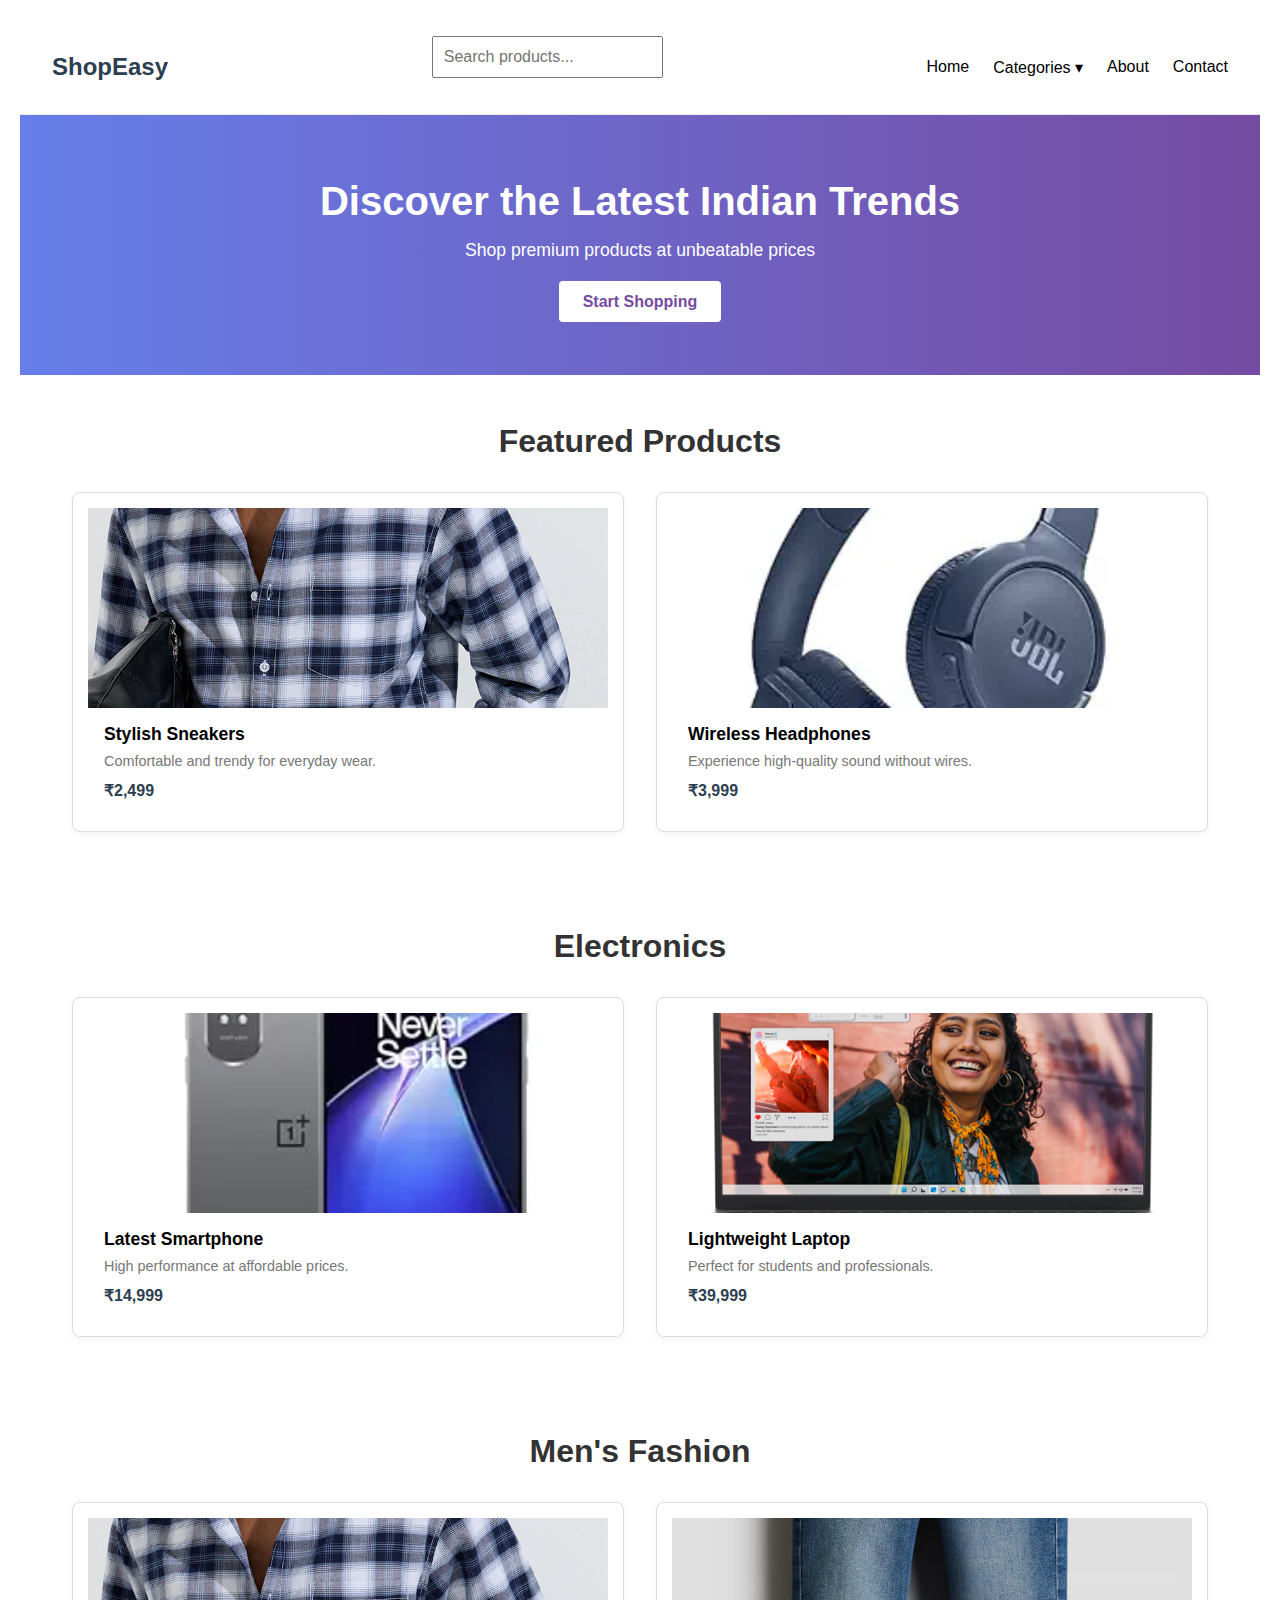
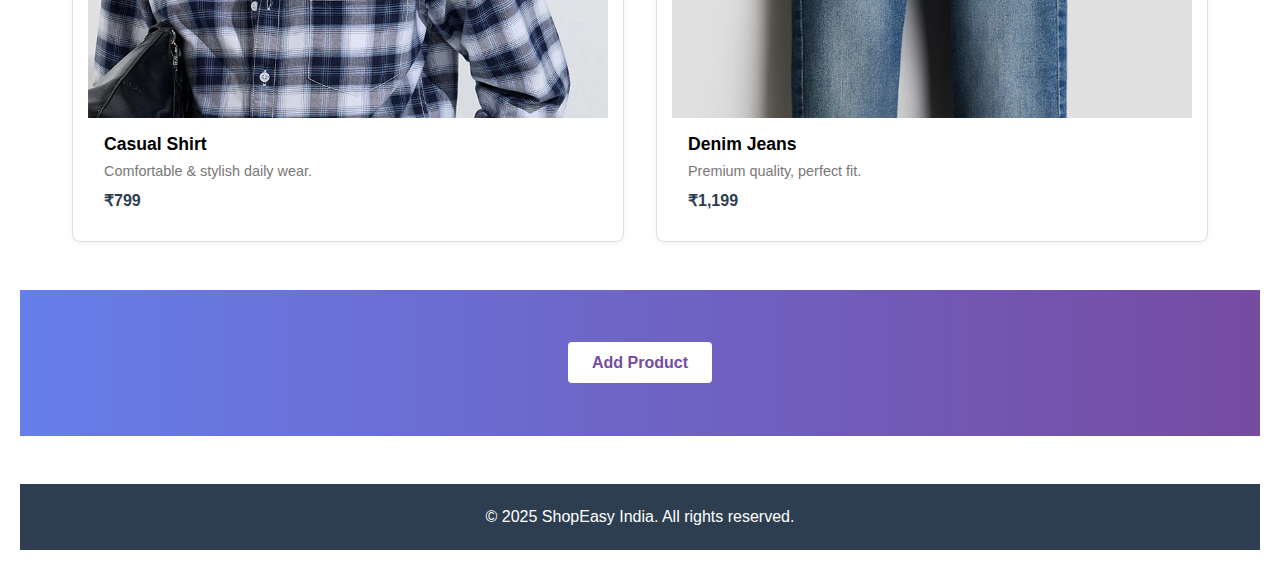
<file: MyPortfolio/index.html>
<!DOCTYPE html>
<html lang="en">
<head>
  <meta charset="UTF-8" />
  <meta name="viewport" content="width=device-width, initial-scale=1" />
  <title>ShopEasy India</title>
  <link href="https://fonts.googleapis.com/css2?family=Inter:wght@400;600&display=swap" rel="stylesheet" />
  <link rel="stylesheet" href="style.css">
  <style>
   
    /* Default (Light) Theme */
    :root {
      --bg-color: #ffffff;
      --text-color: #000000;
    }

    body {
      background-color: var(--bg-color);
      color: var(--text-color);
      font-family: Arial, sans-serif;
      transition: background-color 0.3s, color 0.3s;
      padding: 20px;
    }

    /* Hidden checkbox */
    #dark-toggle {
      display: none;
    }

    /* Button styled label */
    .toggle-button {
      display: inline-block;
      padding: 10px 20px;
      background-color: #000;
      color: #fff;
      border-radius: 5px;
      cursor: pointer;
      user-select: none;
      transition: background-color 0.3s, color 0.3s;
    }

    /* Dark Mode Variables when checked */
    #dark-toggle:checked ~ * {
      --bg-color: #121212;
      --text-color: #ffffff;
    }

    /* Optional: Change button color in dark mode */
    #dark-toggle:checked + label.toggle-button {
      background-color: #fff;
      color: #000;
    }

    .product-card {
      border: 1px solid #ccc;
      padding: 10px;
      margin: 10px;
      width: 200px;
      display: inline-block;
      text-align: center;
    }
    .product-card img {
      width: 100%;
      height: 150px;
      object-fit: cover;
    }

  </style>
</head>
<body>
  
  <div id="product-list"></div>

  <script>
    const container = document.getElementById("product-list");
    const products = JSON.parse(localStorage.getItem("products") || "[]");

    if (products.length === 0) {
      container.innerHTML = "";
    } else {
      products.forEach(product => {
        const card = document.createElement("div");
        card.className = "product-card";

        card.innerHTML = `
          <img src="${product.image}" alt="${product.name}">
          <h3>${product.name}</h3>
          <p>Price: $${parseFloat(product.price).toFixed(2)}</p>
        `;

        container.appendChild(card);
      });
    }
  </script>

  <header>
    <div class="logo">ShopEasy</div>
    <form class="searchform" id="searchForm">
        <input type="text" id="searchInput" placeholder="Search products..." />
    </form>
    <input type="checkbox" id="nav-checkbox" hidden>
    <label for="nav-checkbox" class="nav-toggle">
      <span></span>
      <span></span>
      <span></span>
    </label>

    <nav class="nav-links">
      <a href="#">Home</a>
       
      <div>
        <a href="#">Categories ▾</a>
        <div class="dropdown-content">
          <a href="#">Men's Fashion</a>
          <a href="#">Women's Fashion</a>
          <a href="#">Electronics</a>
          <a href="#">Home & Kitchen</a>
          <a href="#">Beauty</a>
          <a href="#">Gadgets</a>
        </div>
      </div>
      <a href="#">About</a>
      <a href="#">Contact</a>
    </nav>
  </header>

  <section class="hero">
    <h1>Discover the Latest Indian Trends</h1>
    <p>Shop premium products at unbeatable prices</p>
    <a href="#">Start Shopping</a>
  </section>

  <!-- Featured Products -->
  <section class="section">
    <h2>Featured Products</h2>
    <div class="product-grid">
      <div class="product">
        <img class = "imge"src="shirt 1.webp" alt="Sneakers">
        <div class="product-content">
          <h3>Stylish Sneakers</h3>
          <p>Comfortable and trendy for everyday wear.</p>
          <span class="price">₹2,499</span>
        </div>
      </div>
      <div class="product">
        <img class = "imge" src="headphones 1.webp" alt="Headphones">
        <div class="product-content">
          <h3>Wireless Headphones</h3>
          <p>Experience high-quality sound without wires.</p>
          <span class="price">₹3,999</span>
        </div>
      </div>
    </div>
  </section>

  <!-- Electronics -->
  <section class="section">
    <h2>Electronics</h2>
    <div class="product-grid">
      <div class="product">
        <img class = "imge" src="smartphone 1.webp" alt="Phone">
        <div class="product-content">
          <h3>Latest Smartphone</h3>
          <p>High performance at affordable prices.</p>
          <span class="price">₹14,999</span>
        </div>
      </div>
      <div class="product">
        <img class = "imge" src="laptop 1.avif" alt="Laptop">
        <div class="product-content">
          <h3>Lightweight Laptop</h3>
          <p>Perfect for students and professionals.</p>
          <span class="price">₹39,999</span>
        </div>
      </div>
    </div>
  </section>

  <!-- Fashion -->
  <section class="section">
    <h2>Men's Fashion</h2>
    <div class="product-grid">
      <div class="product">
        <img class = "imge" src="shirt 1.webp" alt="Shirt">
        <div class="product-content">
          <h3>Casual Shirt</h3>
          <p>Comfortable & stylish daily wear.</p>
          <span class="price">₹799</span>
        </div>
      </div>
      <div class="product">
        <img class = "imge" src="jeans 1.avif" alt="Jeans">
        <div class="product-content">
          <h3>Denim Jeans</h3>
          <p>Premium quality, perfect fit.</p>
          <span class="price">₹1,199</span>
        </div>
      </div>
    </div>
  </section>

  <section class="hero">
   <a href="add-product.html">Add Product</a>
  </section>

  <footer>
    &copy; 2025 ShopEasy India. All rights reserved.
  </footer>
 </label>
 </div> 
</body>
</html>
</file>
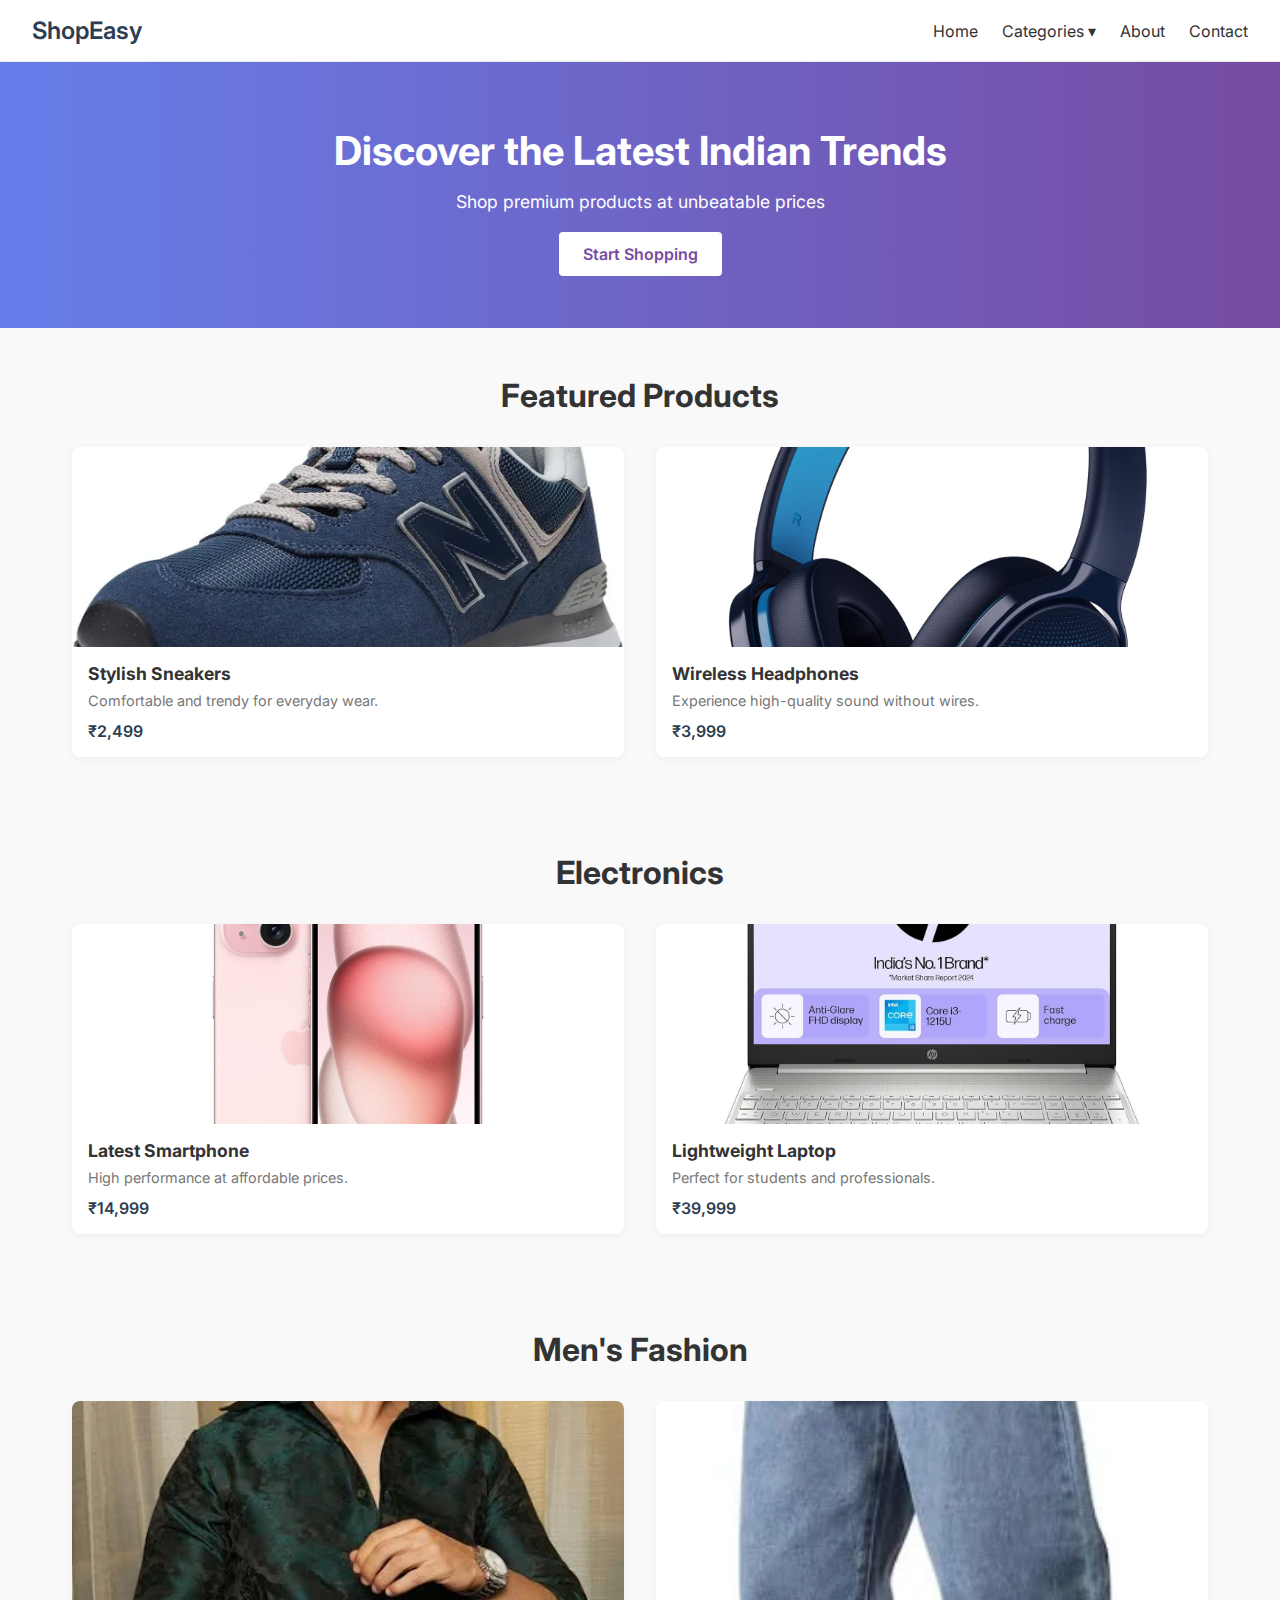
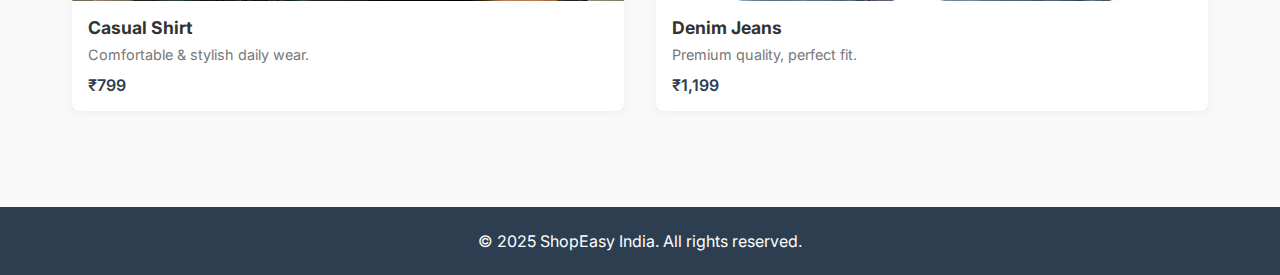
<file: EcommerceProject/main.html>
<!DOCTYPE html>
<html lang="en">
<head>
  <meta charset="UTF-8" />
  <meta name="viewport" content="width=device-width, initial-scale=1" />
  <title>ShopEasy India</title>
  <link href="https://fonts.googleapis.com/css2?family=Inter:wght@400;600&display=swap" rel="stylesheet" />
  <style>
    * {
      margin: 0;
      padding: 0;
      box-sizing: border-box;
    }

    body {
      font-family: 'Inter', sans-serif;
      background-color: #f9f9f9;
      color: #333;
    }

    a {
      text-decoration: none;
      color: inherit;
    }

    .imge {
      max-width: 100%;
      display: block;
      margin: auto;
      height: 200px;
    }

    /* Header */
    header {
      background: #fff;
      padding: 1rem 2rem;
      display: flex;
      justify-content: space-between;
      align-items: center;
      border-bottom: 1px solid #eaeaea;
      position: sticky;
      top: 0;
      z-index: 1000;
    }

    .logo {
      font-size: 1.5rem;
      font-weight: 600;
      color: #2c3e50;
    }

    nav {
      display: flex;
      align-items: center;
      gap: 1.5rem;
    }

    .nav-links {
      display: flex;
      gap: 1.5rem;
      position: relative;
    }

    .nav-links > div {
      position: relative;
    }

    .dropdown-content {
      display: none;
      position: absolute;
      background: white;
      box-shadow: 0 4px 8px rgba(0,0,0,0.1);
      top: 2rem;
      min-width: 180px;
      flex-direction: column;
      padding: 0.5rem 0;
      z-index: 10;
    }

    .dropdown-content a {
      padding: 0.75rem 1rem;
      color: #333;
      white-space: nowrap;
    }

    .dropdown-content a:hover {
      background-color: #f0f0f0;
    }

    .nav-links > div:hover .dropdown-content {
      display: flex;
    }

    .nav-toggle {
      display: none;
      flex-direction: column;
      cursor: pointer;
    }

    .nav-toggle span {
      height: 2px;
      width: 25px;
      background: #333;
      margin-bottom: 5px;
    }

    #nav-checkbox {
      display: none;
    }

    /* Hero Section */
    .hero {
      background: linear-gradient(to right, #667eea, #764ba2);
      color: white;
      text-align: center;
      padding: 4rem 2rem;
    }

    .hero h1 {
      font-size: 2.5rem;
      margin-bottom: 1rem;
    }

    .hero p {
      font-size: 1.1rem;
      margin-bottom: 2rem;
    }

    .hero a {
      background: white;
      color: #764ba2;
      padding: 0.75rem 1.5rem;
      border-radius: 4px;
      font-weight: 600;
    }

    /* Products Section */
    .section {
      padding: 3rem 2rem;
      max-width: 1200px;
      margin: auto;
    }

    .section h2 {
      text-align: center;
      font-size: 2rem;
      margin-bottom: 2rem;
      color: #333;
    }

    .product-grid {
      display: grid;
      grid-template-columns: repeat(auto-fit, minmax(250px, 1fr));
      gap: 2rem;
    }

    .product {
      background: white;
      border-radius: 8px;
      box-shadow: 0 2px 8px rgba(0,0,0,0.05);
      overflow: hidden;
      transition: transform 0.2s;
    }

    .product:hover {
      transform: translateY(-5px);
    }

    .product img {
      width: 100%;
      height: 200px;
      object-fit: cover;
    }

    .product-content {
      padding: 1rem;
    }

    .product h3 {
      font-size: 1.1rem;
      margin-bottom: 0.5rem;
    }

    .product p {
      font-size: 0.9rem;
      color: #777;
      margin-bottom: 0.75rem;
    }

    .price {
      font-weight: 600;
      color: #2c3e50;
    }

    footer {
      background: #2c3e50;
      color: white;
      text-align: center;
      padding: 1.5rem 2rem;
      margin-top: 3rem;
    }

    @media (max-width: 768px) {
      .nav-links {
        position: absolute;
        top: 70px;
        right: 0;
        background: white;
        flex-direction: column;
        width: 200px;
        display: none;
        padding: 1rem;
        box-shadow: 0 2px 8px rgba(0,0,0,0.1);
      }

      .nav-links.active {
        display: flex;
      }

      .nav-toggle {
        display: flex;
      }
    }

    /* Mobile nav interaction */
    #nav-checkbox:checked + .nav-toggle + .nav-links {
      display: flex;
    }
  </style>
</head>
<body>

  <header>
    <div class="logo">ShopEasy</div>

    <input type="checkbox" id="nav-checkbox" hidden>
    <label for="nav-checkbox" class="nav-toggle">
      <span></span>
      <span></span>
      <span></span>
    </label>

    <nav class="nav-links">
      <a href="#">Home</a>
      <div>
        <a href="#">Categories ▾</a>
        <div class="dropdown-content">
          <a href="#">Men's Fashion</a>
          <a href="#">Women's Fashion</a>
          <a href="#">Electronics</a>
          <a href="#">Home & Kitchen</a>
          <a href="#">Beauty</a>
          <a href="#">Gadgets</a>
        </div>
      </div>
      <a href="#">About</a>
      <a href="#">Contact</a>
    </nav>
  </header>

  <section class="hero">
    <h1>Discover the Latest Indian Trends</h1>
    <p>Shop premium products at unbeatable prices</p>
    <a href="#">Start Shopping</a>
  </section>

  <!-- Featured Products -->
  <section class="section">
    <h2>Featured Products</h2>
    <div class="product-grid">
      <div class="product">
        <img class = "imge"src="shopping 1.webp" alt="Sneakers">
        <div class="product-content">
          <h3>Stylish Sneakers</h3>
          <p>Comfortable and trendy for everyday wear.</p>
          <span class="price">₹2,499</span>
        </div>
      </div>
      <div class="product">
        <img class = "imge" src="61GrtFhbGSL._SL1500_ 2.jpg" alt="Headphones">
        <div class="product-content">
          <h3>Wireless Headphones</h3>
          <p>Experience high-quality sound without wires.</p>
          <span class="price">₹3,999</span>
        </div>
      </div>
    </div>
  </section>

  <!-- Electronics -->
  <section class="section">
    <h2>Electronics</h2>
    <div class="product-grid">
      <div class="product">
        <img class = "imge" src="71v2jVh6nIL._SL1500_ 3.jpg" alt="Phone">
        <div class="product-content">
          <h3>Latest Smartphone</h3>
          <p>High performance at affordable prices.</p>
          <span class="price">₹14,999</span>
        </div>
      </div>
      <div class="product">
        <img class = "imge" src="71+gQ9gOTuL._SL1500_ 4.jpg" alt="Laptop">
        <div class="product-content">
          <h3>Lightweight Laptop</h3>
          <p>Perfect for students and professionals.</p>
          <span class="price">₹39,999</span>
        </div>
      </div>
    </div>
  </section>

  <!-- Fashion -->
  <section class="section">
    <h2>Men's Fashion</h2>
    <div class="product-grid">
      <div class="product">
        <img class = "imge" src="shopping 5.webp" alt="Shirt">
        <div class="product-content">
          <h3>Casual Shirt</h3>
          <p>Comfortable & stylish daily wear.</p>
          <span class="price">₹799</span>
        </div>
      </div>
      <div class="product">
        <img class = "imge" src="shopping 6.webp" alt="Jeans">
        <div class="product-content">
          <h3>Denim Jeans</h3>
          <p>Premium quality, perfect fit.</p>
          <span class="price">₹1,199</span>
        </div>
      </div>
    </div>
  </section>

  <footer>
    &copy; 2025 ShopEasy India. All rights reserved.
  </footer>

</body>
</html>
</file>
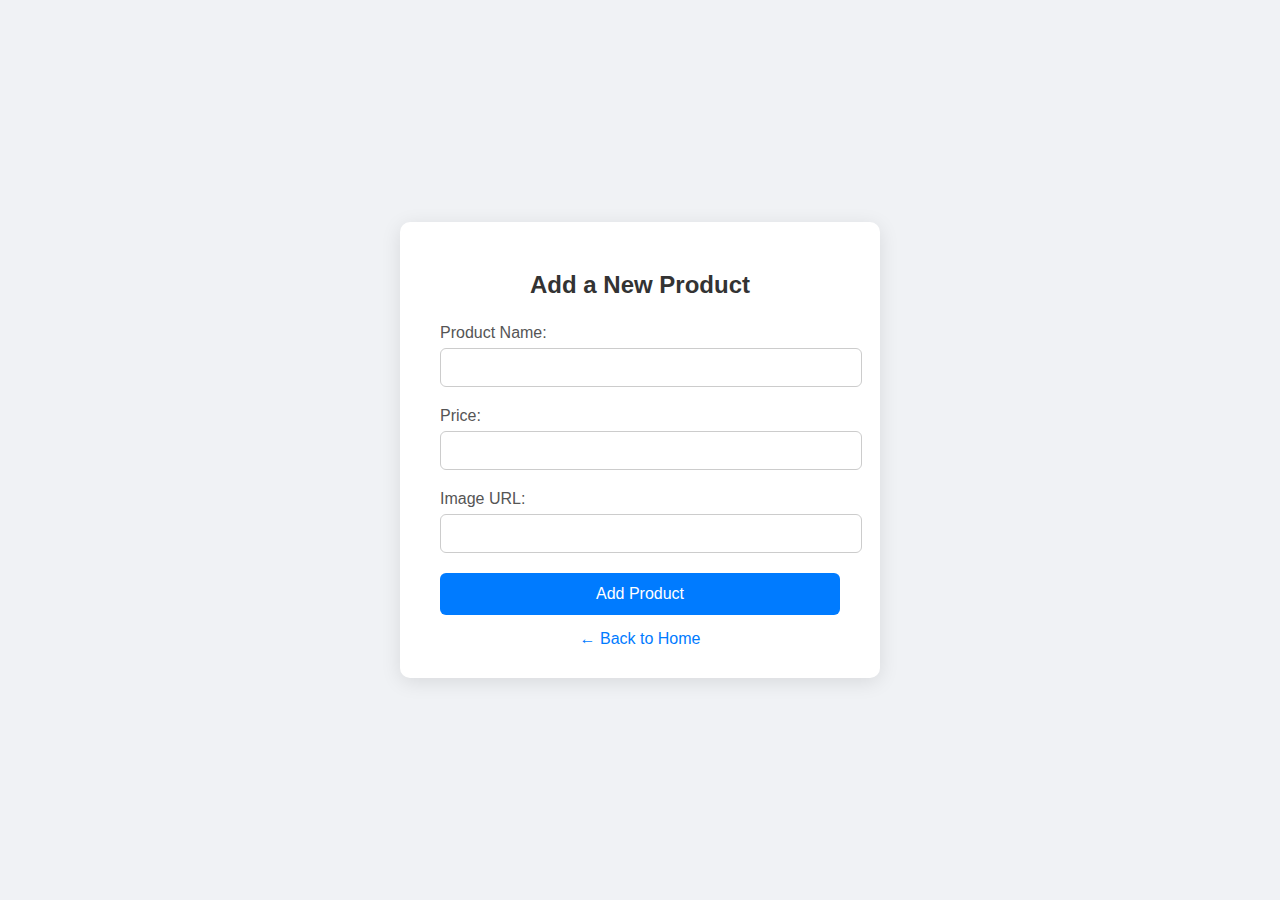
<file: MyPortfolio/add-product.html>
<!DOCTYPE html>
<html lang="en">
<head>
  <meta charset="UTF-8">
  <title>Add Product</title>
  <style>
    body {
      font-family: 'Segoe UI', Tahoma, Geneva, Verdana, sans-serif;
      background-color: #f0f2f5;
      display: flex;
      justify-content: center;
      align-items: center;
      height: 100vh;
      margin: 0;
    }

    .form-container {
      background-color: #fff;
      padding: 30px 40px;
      border-radius: 10px;
      box-shadow: 0 4px 20px rgba(0, 0, 0, 0.1);
      max-width: 400px;
      width: 100%;
    }

    .form-container h2 {
      text-align: center;
      margin-bottom: 25px;
      color: #333;
    }

    .form-group {
      margin-bottom: 20px;
    }

    .form-group label {
      display: block;
      font-weight: 500;
      margin-bottom: 6px;
      color: #555;
    }

    .form-group input {
      width: 100%;
      padding: 10px;
      border: 1px solid #ccc;
      border-radius: 6px;
      font-size: 15px;
      transition: border-color 0.3s;
    }

    .form-group input:focus {
      outline: none;
      border-color: #007bff;
    }

    button {
      width: 100%;
      padding: 12px;
      background-color: #007bff;
      color: white;
      border: none;
      border-radius: 6px;
      font-size: 16px;
      cursor: pointer;
      transition: background-color 0.3s ease;
    }

    button:hover {
      background-color: #0056b3;
    }

    .back-link {
      display: block;
      margin-top: 15px;
      text-align: center;
      text-decoration: none;
      color: #007bff;
    }

    .back-link:hover {
      text-decoration: underline;
    }
  </style>
</head>
<body>

  <div class="form-container">
    <h2>Add a New Product</h2>
    <form id="product-form">
      <div class="form-group">
        <label for="name">Product Name:</label>
        <input type="text" id="name" required>
      </div>

      <div class="form-group">
        <label for="price">Price:</label>
        <input type="number" id="price" required>
      </div>

      <div class="form-group">
        <label for="image">Image URL:</label>
        <input type="text" id="image" required>
      </div>

      <button type="submit">Add Product</button>
    </form>

    <a href="index.html" class="back-link">← Back to Home</a>
  </div>

  <script>
    document.getElementById("product-form").addEventListener("submit", function(event) {
      event.preventDefault();

      const name = document.getElementById("name").value;
      const price = document.getElementById("price").value;
      const image = document.getElementById("image").value;

      const products = JSON.parse(localStorage.getItem("products") || "[]");
      products.push({ name, price, image });

      localStorage.setItem("products", JSON.stringify(products));

      window.location.href = "index.html";
    });
  </script>
</body>
</html>
</file>
<file: MyPortfolio/style.css>
* {
        margin: 0;
        padding: 0;
        box-sizing: border-box;
        }

        :root {
        --bg-color: #ffffff;
        --text-color: #000000;
        }

        .toggle-switch {
        position: fixed;
        top: 20px;
        right: 20px;
        }

        .toggle-switch input[type="checkbox"] {
        display: none;
        }

        .toggle-label {
        cursor: pointer;
        padding: 10px 20px;
        background-color: #ddd;
        border-radius: 20px;
        user-select: none;
        font-weight: bold;
        }

        /* Dark Mode Styles */
        #dark-mode-toggle:checked ~ body {
        --bg-color: #121212;
        --text-color: #ffffff;
        }

        /* Optional: Toggle Label Styling */
        #dark-mode-toggle:checked + .toggle-label {
        background-color: #333;
        color: white;
        }

        a {
        text-decoration: none;
        color: inherit;
        }

        .searchform {
        margin: 0;
        padding: 0;
        }

        .na{
            margin: 0;
            padding: 0;
           
        }

        .imge {
        max-width: 100%;
        display: block;
        margin: auto;
        height: 200px;
        }

        /* Header */
        header {
        background: #fff;
        padding: 1rem 2rem;
        display: flex;
        justify-content: space-between;
        align-items: center;
        border-bottom: 1px solid #eaeaea;
        position: sticky;
        top: 0;
        z-index: 1000;
        }

        body {
        background-color: var(--bg-color);
        color: var(--text-color);
        font-family: Arial, sans-serif;
        transition: background-color 0.3s, color 0.3s;
        padding: 20px;
        background-color: #f9f9f9;
        color: #333;
        font-family: Arial, sans-serif;
        padding: 20px;
        }

        #searchForm {
        margin-bottom: 20px;
        }

        #searchInput {
        padding: 10px;
        width: 100%;
        max-width: 400px;
        font-size: 16px;
        }

        .product-list {
        display: flex;
        flex-direction: column;
        gap: 10px;
        }

        .product {
        padding: 15px;
        background-color: #f2f2f2;
        border: 1px solid #ddd;
        border-radius: 5px;
        }
        .logo {
        font-size: 1.5rem;
        font-weight: 600;
        color: #2c3e50;
        }

        nav {
        display: flex;
        align-items: center;
        gap: 1.5rem;
        }

        .nav-links {
        display: flex;
        gap: 1.5rem;
        position: relative;
        }

        .nav-links > div {
        position: relative;
        }

        .dropdown-content {
        display: none;
        position: absolute;
        background: white;
        box-shadow: 0 4px 8px rgba(0,0,0,0.1);
        top: 2rem;
        min-width: 180px;
        flex-direction: column;
        padding: 0.5rem 0;
        z-index: 10;
        }

        .dropdown-content a {
        padding: 0.75rem 1rem;
        color: #333;
        white-space: nowrap;
        }

        .dropdown-content a:hover {
        background-color: #f0f0f0;
        }

        .nav-links > div:hover .dropdown-content {
        display: flex;
        }

        .nav-toggle {
        display: none;
        flex-direction: column;
        cursor: pointer;
        }

        .nav-toggle span {
        height: 2px;
        width: 25px;
        background: #333;
        margin-bottom: 5px;
        }

        #nav-checkbox {
        display: none;
        }

        /* Hero Section */
        .hero {
        background: linear-gradient(to right, #667eea, #764ba2);
        color: white;
        text-align: center;
        padding: 4rem 2rem;
        }

        .hero h1 {
        font-size: 2.5rem;
        margin-bottom: 1rem;
        }

        .hero p {
        font-size: 1.1rem;
        margin-bottom: 2rem;
        }

        .hero a {
        background: white;
        color: #764ba2;
        padding: 0.75rem 1.5rem;
        border-radius: 4px;
        font-weight: 600;
        }

        /* Products Section */
        .section {
        padding: 3rem 2rem;
        max-width: 1200px;
        margin: auto;
        }

        .section h2 {
        text-align: center;
        font-size: 2rem;
        margin-bottom: 2rem;
        color: #333;
        }

        .product-grid {
        display: grid;
        grid-template-columns: repeat(auto-fit, minmax(250px, 1fr));
        gap: 2rem;
        }

        .product {
        background: white;
        border-radius: 8px;
        box-shadow: 0 2px 8px rgba(0,0,0,0.05);
        overflow: hidden;
        transition: transform 0.2s;
        }

        .product:hover {
        transform: translateY(-5px);
        }

        .product img {
        width: 100%;
        height: 200px;
        object-fit: cover;
        }

        .product-content {
        padding: 1rem;
        }

        .product h3 {
        font-size: 1.1rem;
        margin-bottom: 0.5rem;
        }

        .product p {
        font-size: 0.9rem;
        color: #777;
        margin-bottom: 0.75rem;
        }

        .price {
        font-weight: 600;
        color: #2c3e50;
        }

        footer {
        background: #2c3e50;
        color: white;
        text-align: center;
        padding: 1.5rem 2rem;
        margin-top: 3rem;
        }

        @media (max-width: 768px) {
        .nav-links {
            position: absolute;
            top: 70px;
            right: 0;
            background: white;
            flex-direction: column;
            width: 200px;
            display: none;
            padding: 1rem;
            box-shadow: 0 2px 8px rgba(0,0,0,0.1);
        }

        .nav-links.active {
            display: flex;
        }

        .nav-toggle {
            display: flex;
        }
        }

        /* Mobile nav interaction */
        #nav-checkbox:checked + .nav-toggle + .nav-links {
        display: flex;
        }
</file>
